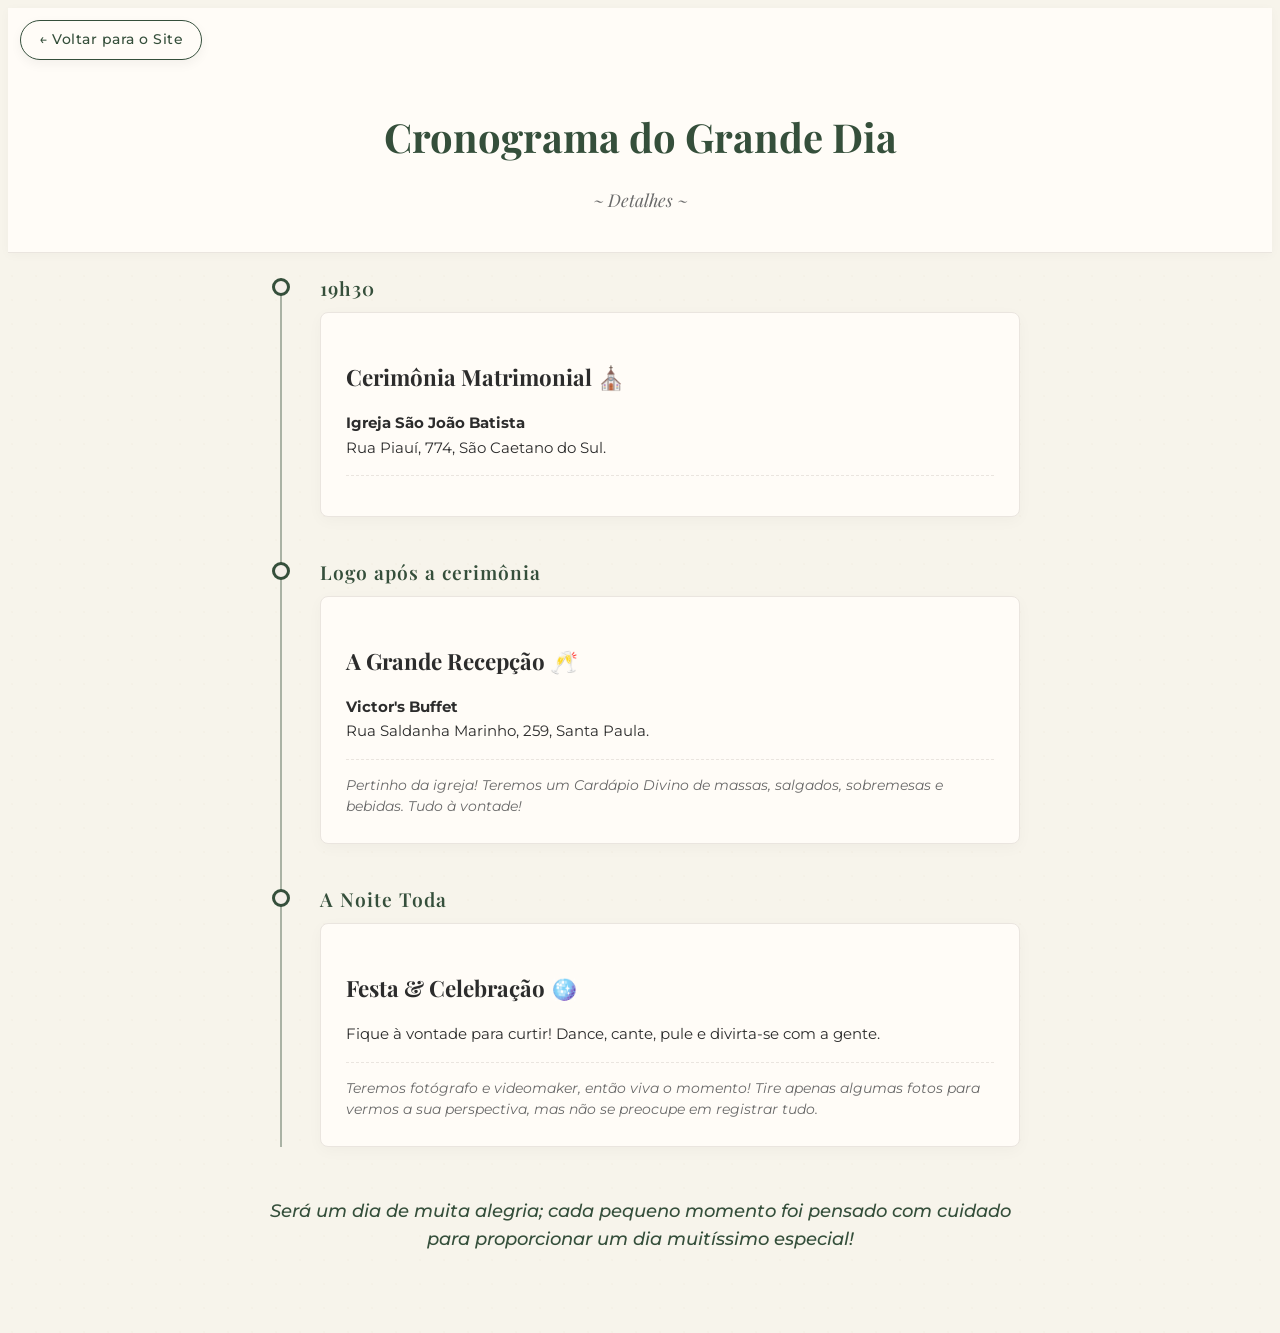
<file: cronograma.html>
<!DOCTYPE html>
<html lang="pt-BR">
<head>
    <meta charset="UTF-8">
    <meta name="viewport" content="width=device-width, initial-scale=1.0, maximum-scale=1.0, user-scalable=no">
    <title>Cronograma | Bianca & Bruno</title>
    <link href="https://fonts.googleapis.com/css2?family=Playfair+Display:ital,wght@0,400;0,600;1,400&family=Montserrat:wght@300;400;500;600&display=swap" rel="stylesheet">
    <link rel="stylesheet" href="css/style.css">
</head>
<body class="comic-body">

    <a href="index.html" class="btn-voltar">← Voltar para o Site</a>

    <header class="cronograma-header">
        <h1>Cronograma do Grande Dia</h1>
        <p class="cronograma-subtitle">~ Detalhes ~</p>
    </header>

    <div style="max-width: 800px; margin: 20px auto 80px; padding: 0 20px;">
        
        <ul class="timeline">
            
            <li>
                <div class="timeline-time">19h30</div>
                <div class="timeline-content">
                    <h3>Cerimônia Matrimonial ⛪</h3>
                    <p><strong>Igreja São João Batista</strong><br>Rua Piauí, 774, São Caetano do Sul.</p>
                    <p class="timeline-note"></p>
                </div>
            </li>

            <li>
                <div class="timeline-time">Logo após a cerimônia</div>
                <div class="timeline-content">
                    <h3>A Grande Recepção 🥂</h3>
                    <p><strong>Victor's Buffet</strong><br>Rua Saldanha Marinho, 259, Santa Paula.</p>
                    <p class="timeline-note">Pertinho da igreja! Teremos um Cardápio Divino de massas, salgados, sobremesas e bebidas. Tudo à vontade!</p>
                </div>
            </li>

            <li>
                <div class="timeline-time">A Noite Toda</div>
                <div class="timeline-content">
                    <h3>Festa & Celebração 🪩</h3>
                    <p>Fique à vontade para curtir! Dance, cante, pule e divirta-se com a gente.</p>
                    <p class="timeline-note">Teremos fotógrafo e videomaker, então viva o momento! Tire apenas algumas fotos para vermos a sua perspectiva, mas não se preocupe em registrar tudo.</p>
                </div>
            </li>

        </ul>

        <p style="margin-top: 50px; font-style: italic; text-align: center; color: var(--primary-color); font-weight: 500; font-size: 1.1rem;">
            Será um dia de muita alegria; cada pequeno momento foi pensado com cuidado para proporcionar um dia muitíssimo especial!
        </p>

    </div>

</body>
</html>
</file>
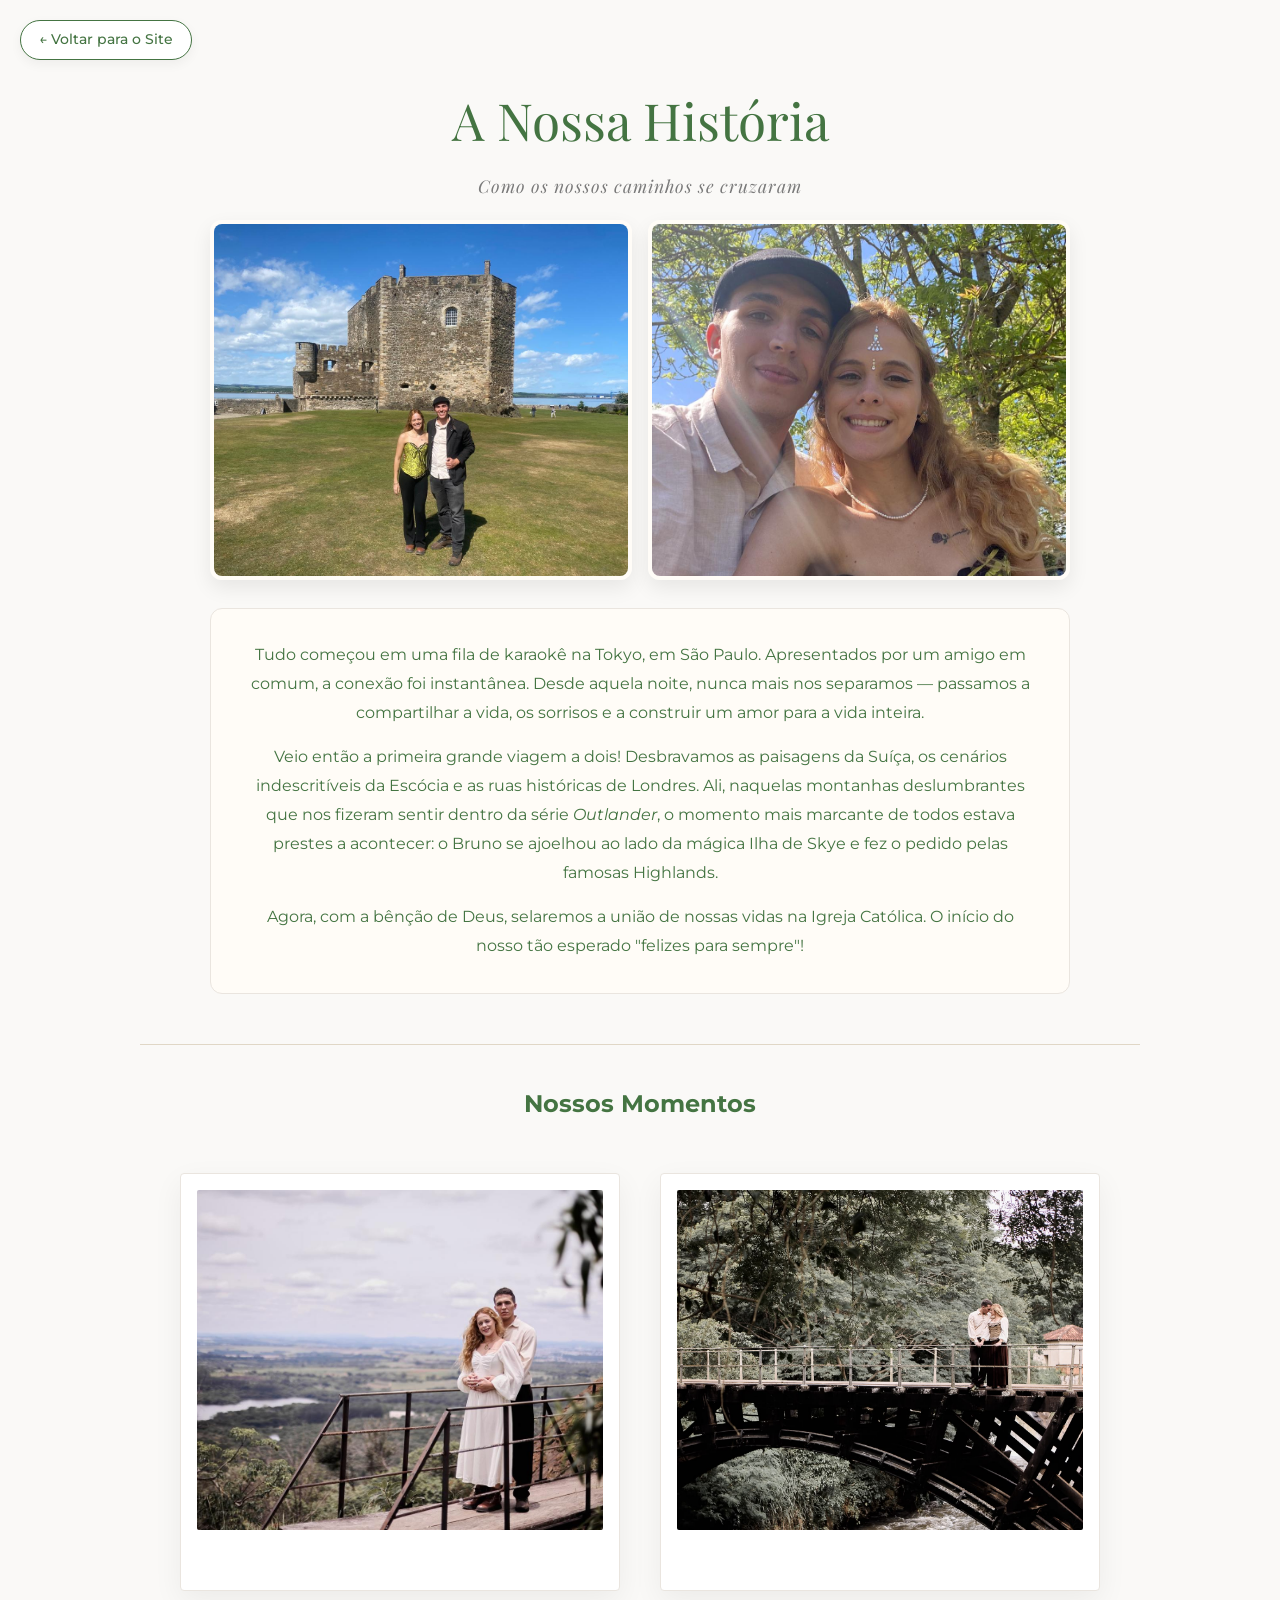
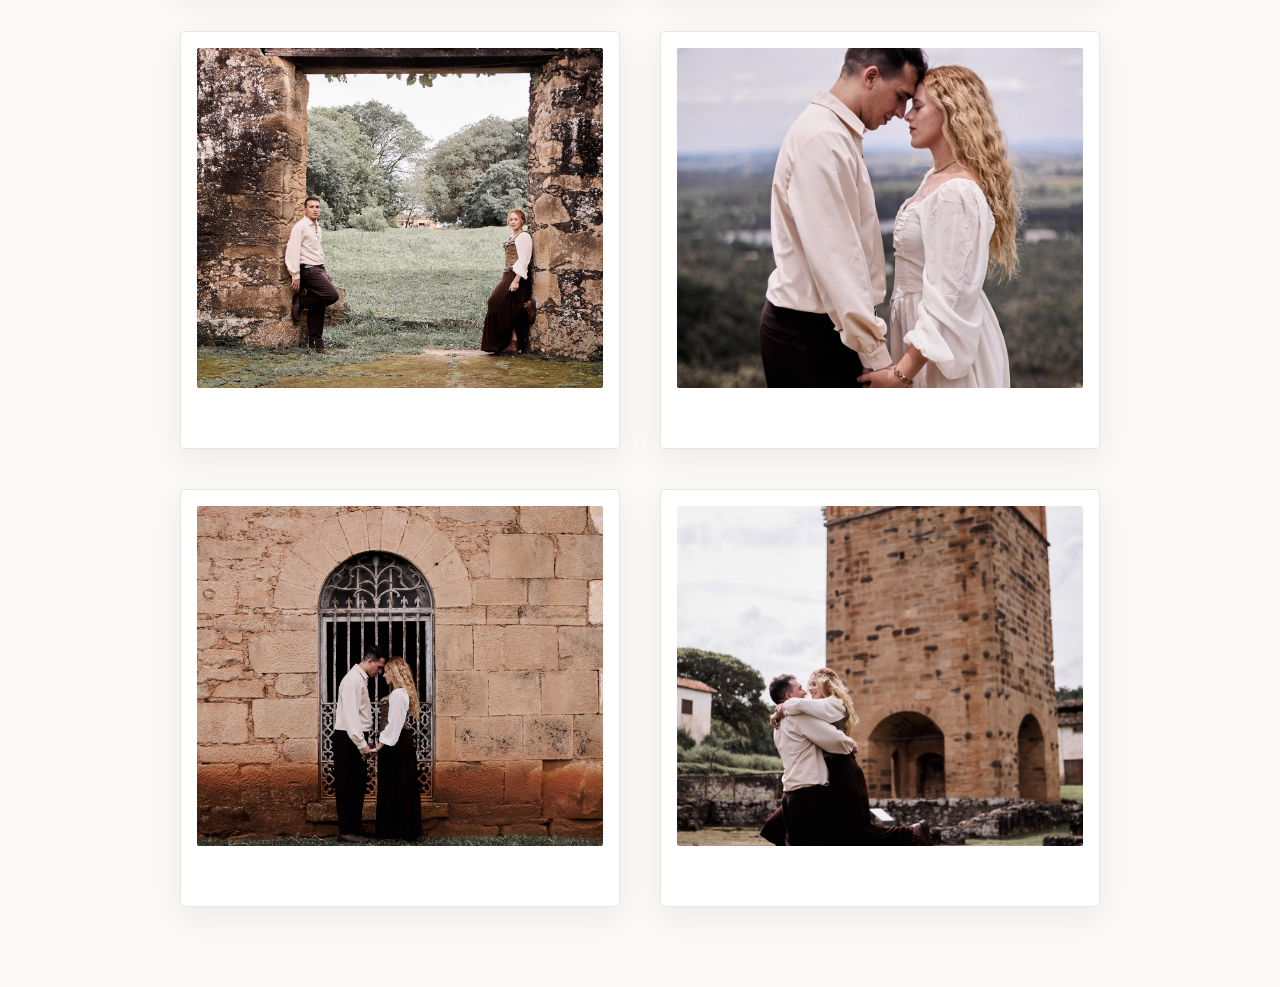
<file: historia.html>
<!DOCTYPE html>
<html lang="pt-BR">
<head>
    <meta charset="UTF-8">
    <meta name="viewport" content="width=device-width, initial-scale=1.0, maximum-scale=1.0, user-scalable=no">
    <title>Nossa História | Bianca & Bruno</title>
    <link href="https://fonts.googleapis.com/css2?family=Playfair+Display:ital,wght@0,400;0,600;1,400&family=Montserrat:wght@300;400;500;600&display=swap" rel="stylesheet">
    <style>
        :root {
            --primary-color: #447442; 
            --text-dark: #447442;
            --text-light: #7a7a7a;
            --white: #ffffff;
            --bg-color: #faf9f7;
            --font-title: 'Playfair Display', serif;
            --font-text: 'Montserrat', sans-serif;
        }
        
        * { margin: 0; padding: 0; box-sizing: border-box; }
        
        body { 
            font-family: var(--font-text); 
            background-color: var(--bg-color); 
            color: var(--text-dark); 
            line-height: 1.6; 
            position: relative;
        }
        
        .btn-voltar {
            position: absolute;
            top: 20px;
            left: 20px;
            text-decoration: none;
            color: var(--primary-color);
            background-color: var(--white);
            border: 1px solid var(--primary-color);
            padding: 8px 18px;
            border-radius: 25px;
            font-family: var(--font-text);
            font-size: 0.85rem;
            font-weight: 500;
            box-shadow: 0 4px 12px rgba(0, 0, 0, 0.05);
            transition: all 0.3s ease;
            display: inline-flex;
            align-items: center;
            gap: 6px;
            z-index: 1001;
            animation: btnVoltarPulse 2.5s infinite ease-in-out;
        }

        .btn-voltar:hover {
            background-color: var(--primary-color);
            color: var(--white);
            transform: translateY(-2px);
            box-shadow: 0 6px 15px rgba(0, 0, 0, 0.1);
        }

        @keyframes btnVoltarPulse {
            0%, 100% { opacity: 1; transform: scale(1); }
            50% { opacity: 0.65; transform: scale(1.03); }
        }

        .album-header {
            text-align: center;
            padding: 80px 20px 20px;
        }
        
        .album-header h1 {
            font-family: var(--font-title);
            font-size: 3.2rem;
            color: var(--primary-color);
            margin-bottom: 10px;
            font-weight: 400;
        }
        
        .album-header p {
            font-family: var(--font-title);
            color: var(--text-light);
            font-style: italic;
            font-size: 1.1rem;
            letter-spacing: 1px;
        }
        
        .album-grid {
            display: grid;
            grid-template-columns: repeat(auto-fit, minmax(320px, 1fr));
            gap: 40px;
            max-width: 1100px;
            margin: 50px auto 80px;
            padding: 0 20px;
        }
        
        .album-card {
            background: var(--white);
            padding: 16px 16px 35px 16px;
            border-radius: 4px;
            box-shadow: 0 10px 30px rgba(0,0,0,0.06);
            border: 1px solid #eae5df;
            display: flex;
            flex-direction: column;
            align-items: center;
            transition: transform 0.4s ease, box-shadow 0.4s ease;
        }
        
        .album-card:hover {
            transform: translateY(-8px);
            box-shadow: 0 15px 40px rgba(167, 149, 133, 0.15);
        }
        
        .album-photo {
            width: 100%;
            height: 340px;
            overflow: hidden;
            border-radius: 2px;
            margin-bottom: 25px;
            background-color: #f0ebe4;
        }

        .album-photo img {
            width: 100%;
            height: 100%;
            object-fit: cover;
            transition: transform 0.8s ease;
        }
        
        .album-card:hover .album-photo img {
            transform: scale(1.05);
        }
        
        .album-caption {
            font-family: var(--font-text);
            font-size: 0.92rem;
            color: var(--text-dark);
            text-align: center;
            line-height: 1.7;
            padding: 0 15px;
        }
        
        .album-caption strong {
            font-family: var(--font-title);
            font-size: 1.3rem;
            color: var(--primary-color);
            font-style: italic;
            font-weight: 600;
            display: block;
            margin-bottom: 8px;
        }

        @media (max-width: 768px) {
            .btn-voltar {
                position: static;
                display: inline-block;
                margin: 20px 0 0 20px;
            }
            .album-header {
                padding-top: 30px;
            }
            .album-header h1 {
                font-size: 2.4rem;
            }
            .album-photo {
                height: 300px;
            }
        }
    </style>
</head>
<body>

<nav>
        <a href="index.html" class="btn-voltar">← Voltar para o Site</a>
    </nav>

    <header class="album-header">
        <h1>A Nossa História</h1>
        <p>Como os nossos caminhos se cruzaram</p>
    </header>

    <!-- PARTE 1: Duas fotos novas lado a lado + Toda a história reunida -->
    <section class="historia-destaque">
        <div class="historia-fotos-dupla">
            <div class="historia-foto-box">
                <img src="img/bia-bru-scotland.jpeg" alt="Bianca e Bruno em frente ao castelo na Escócia">
            </div>
            <div class="historia-foto-box">
                <img src="img/eu-bruno.jpeg" alt="Selfie de Bianca e Bruno na viagem">
            </div>
        </div>

        <div class="historia-texto-completo">
            <p>
                Tudo começou em uma fila de karaokê na Tokyo, em São Paulo. Apresentados por um amigo em comum, a conexão foi instantânea. Desde aquela noite, nunca mais nos separamos — passamos a compartilhar a vida, os sorrisos e a construir um amor para a vida inteira.
            </p>
            <p>
                Veio então a primeira grande viagem a dois! Desbravamos as paisagens da Suíça, os cenários indescritíveis da Escócia e as ruas históricas de Londres. Ali, naquelas montanhas deslumbrantes que nos fizeram sentir dentro da série <em>Outlander</em>, o momento mais marcante de todos estava prestes a acontecer: o Bruno se ajoelhou ao lado da mágica Ilha de Skye e fez o pedido pelas famosas Highlands.
            </p>
            <p>
                Agora, com a bênção de Deus, selaremos a união de nossas vidas na Igreja Católica. O início do nosso tão esperado "felizes para sempre"!
            </p>
        </div>
    </section>

    <!-- PARTE 2: Seção separada apenas com as fotos -->
    <section class="galeria-separada">
        <h2 class="galeria-titulo">Nossos Momentos</h2>
        <div class="album-grid">
            <div class="album-card">
                <div class="album-photo">
                    <img src="img/vista-bia-bruno.jpeg" alt="O Encontro">
                </div>
            </div>

            <div class="album-card">
                <div class="album-photo">
                    <img src="img/presentes/1.jpeg" alt="Inseparáveis">
                </div>
            </div>

            <div class="album-card">
                <div class="album-photo">
                    <img src="img/presentes/9.jpeg" alt="Pelo Mundo">
                </div>
            </div>

            <div class="album-card">
                <div class="album-photo">
                    <img src="img/fotos-fotografo-bru-bia/10.jpeg" alt="Viagens">
                </div>
            </div>

            <div class="album-card">
                <div class="album-photo">
                    <img src="img/presentes/4.jpeg" alt="O Pedido">
                </div>
            </div>

            <div class="album-card">
                <div class="album-photo">
                    <img src="img/presentes/5.jpeg" alt="Para Sempre">
                </div>
            </div>
        </div>
    </section>

<style>
    .historia-destaque {
        max-width: 900px !important;
        margin: 0 auto 50px !important;
        padding: 0 20px !important;
    }

    .historia-fotos-dupla {
        display: flex !important;
        flex-direction: row !important;
        justify-content: center !important;
        align-items: stretch !important;
        gap: 16px !important;
        width: 100% !important;
        margin-bottom: 28px !important;
    }

    .historia-foto-box {
        flex: 1 1 50% !important;
        width: 50% !important;
        max-width: 50% !important;
        height: 360px !important;
        border-radius: 12px !important;
        overflow: hidden !important;
        box-shadow: 0 8px 20px rgba(0, 0, 0, 0.08) !important;
        border: 4px solid #fffcf7 !important;
    }

    .historia-foto-box img {
        width: 100% !important;
        height: 100% !important;
        object-fit: cover !important;
        display: block !important;
    }

    .historia-foto-box:last-child img {
        object-position: center 20% !important;
    }

    .historia-texto-completo {
        background-color: #fffcf7 !important;
        border: 1px solid #eae5df !important;
        border-radius: 12px !important;
        padding: 32px !important;
        text-align: center !important;
        line-height: 1.8 !important;
    }

    .historia-texto-completo p {
        margin-bottom: 16px !important;
    }

    .historia-texto-completo p:last-child {
        margin-bottom: 0 !important;
    }

    .galeria-separada {
        max-width: 1000px !important;
        margin: 0 auto 60px !important;
        padding: 40px 20px 0 !important;
        border-top: 1px solid #e0d7c6 !important;
    }

    .galeria-titulo {
        text-align: center !important;
        margin-bottom: 28px !important;
    }

    @media (max-width: 600px) {
        .historia-fotos-dupla {
            gap: 8px !important;
        }
        .historia-foto-box {
            height: 220px !important;
            border-width: 2px !important;
        }
    }
</style>    

</body>
</html>
</file>
<file: css/style.css>
*, *::before, *::after {
    box-sizing: border-box;
}

:root {
    --bg-color: #f7f4eb;          
    --primary-color: #354f3b;     
    --gold-accent: #b89753;       
    --text-dark: #2c2c2c;
    --text-light: #6a6a6a;
    --white: #fffcf7;             
    --font-title: 'Playfair Display', serif;
    --font-text: 'Montserrat', sans-serif;
}

body { 
    font-family: var(--font-text); 
    background-color: var(--bg-color); 
    color: var(--text-dark); 
    line-height: 1.6; 
    background-image: radial-gradient(circle, rgba(184, 151, 83, 0.03) 1px, transparent 1px);
    background-size: 24px 24px;
    overflow-x: hidden;
}

.save-date-marquee {
    background-color: transparent;
    border: none;
    box-shadow: none;
    padding: 0;
    color: var(--primary-color);
    letter-spacing: 5px;
    font-size: 0.9rem;
    font-weight: 500;
    text-transform: uppercase;
    margin-bottom: 12px;
    display: inline-block;
    animation: textPulse 2s infinite ease-in-out;
}

@keyframes textPulse {
    0%, 100% { opacity: 1; }
    50% { opacity: 0.35; }
}

header {
    background-color: var(--white);
    border-bottom: 1px solid #eae5df;
    position: sticky;
    top: 0;
    z-index: 1000;
    width: 100%;
    box-shadow: 0 2px 10px rgba(0,0,0,0.03);
}

.navbar {
    max-width: 1100px;
    margin: 0 auto;
    display: flex;
    justify-content: space-between;
    align-items: center;
    padding: 15px 20px;
}

.nav-logo {
    font-family: var(--font-title);
    font-size: 1.4rem;
    color: var(--primary-color);
    text-decoration: none;
    letter-spacing: 2px;
}

.nav-links {
    display: flex;
    list-style: none;
    gap: 25px;
    align-items: center;
}

.nav-links a {
    text-decoration: none;
    color: var(--text-dark);
    font-size: 0.85rem;
    text-transform: uppercase;
    letter-spacing: 1.5px;
    font-weight: 500;
    transition: color 0.3s ease;
}

.nav-links a:hover {
    color: var(--primary-color);
}

.menu-toggle {
    display: none; 
    cursor: pointer;
    flex-direction: column;
    gap: 5px;
    padding: 5px;
    background: none;
    border: none;
}

.menu-toggle .bar {
    width: 24px;
    height: 2px;
    background-color: var(--primary-color);
    display: block;
    transition: 0.3s ease;
}

@media (max-width: 768px) {
    .navbar {
        flex-direction: row;
        justify-content: space-between;
        align-items: center;
        padding: 15px 20px;
    }

    .menu-toggle {
        display: flex; 
    }

    .nav-links {
        display: none; 
        flex-direction: column;
        position: absolute;
        top: 100%;
        left: 0;
        width: 100%;
        background-color: var(--white);
        border-bottom: 1px solid #eee;
        padding: 20px 0;
        box-shadow: 0 10px 20px rgba(0,0,0,0.05);
        gap: 15px;
        text-align: center;
    }

    .nav-links.active {
        display: flex; 
    }

    .nav-links a {
        font-size: 0.95rem;
        padding: 10px 0;
        display: block;
    }
}

.hero {
    text-align: center;
    padding: 70px 20px 60px;
    min-height: 88vh;
    display: flex;
    flex-direction: column;
    align-items: center;
    justify-content: flex-start;
    background-color: #faf9f7;
    /* Véu claro no topo (céu) para o texto ficar legível; o casal aparece embaixo à direita */
    background-image:
        linear-gradient(to bottom, rgba(250, 249, 247, 0.88) 0%, rgba(250, 249, 247, 0.55) 30%, rgba(250, 249, 247, 0) 55%),
        url("../img/hero-bianca-bruno.jpeg");
    background-size: cover;
    background-position: 65% 70%;
    background-repeat: no-repeat;
}

.hero h3 { font-weight: 300; letter-spacing: 3px; font-size: 0.9rem; margin-bottom: 10px; }
.hero h1 { font-family: var(--font-title); font-size: 3.5rem; color: var(--primary-color); margin-bottom: 10px; }

@media (max-width: 768px) {
    .hero {
        min-height: 82vh;
        padding: 32px 16px 60px;
        justify-content: flex-start;
        background-position: 64% 92%;
        background-image:
            linear-gradient(to bottom, rgba(250, 249, 247, 0.92) 0%, rgba(250, 249, 247, 0.65) 26%, rgba(250, 249, 247, 0) 48%),
            url("../img/hero-bianca-bruno.jpeg");
    }

    .hero h3 {
        font-size: 0.8rem;
        margin-bottom: 6px;
    }

    .hero h1 {
        font-size: 2.35rem;
        line-height: 1.15;
        margin-bottom: 6px;
    }

    .hero .wedding-date {
        font-size: 1.25rem !important;
    }
}

.section-title { font-family: var(--font-title); font-size: 2.2rem; color: var(--primary-color); margin: 30px 0 15px; font-style: italic; text-align: center; }
.subtitle { text-align: center; font-size: 0.95rem; color: var(--text-light); max-width: 700px; margin: 0 auto 40px; padding: 0 20px;}

.couple-section { padding: 60px 20px; text-align: center; max-width: 800px; margin: 0 auto; }
.photos { display: flex; justify-content: center; gap: 20px; margin-bottom: 30px; flex-wrap: wrap; }
.photo-couple { width: 200px; height: 200px; border-radius: 50%; object-fit: cover; border: 4px solid var(--white); box-shadow: 0 4px 15px rgba(0,0,0,0.1); }

.oval-container {
    width: 100%;
    max-width: 400px;
    height: 350px;
    margin: 30px auto;
    overflow: hidden;
    border-radius: 100px / 50px;
    box-shadow: 0 10px 25px rgba(0,0,0,0.15);
    border: 4px solid var(--white);
    background-color: #f4efe9;
}

.couple-oval-img {
    width: 100%;
    height: 100%;
    object-fit: cover;
    display: block;
}

.btn-historia {
    display: inline-block;
    margin: 20px auto 0 auto;
    padding: 10px 26px;
    color: var(--primary-color);
    background-color: transparent;
    border: 1px solid var(--primary-color);
    border-radius: 25px;
    font-family: var(--font-text);
    font-size: 0.85rem;
    font-weight: 500;
    text-transform: uppercase;
    letter-spacing: 2px;
    text-decoration: none;
    transition: all 0.3s ease;
    box-shadow: 0 2px 10px rgba(0, 0, 0, 0.03);
}

.btn-historia:hover {
    background-color: var(--primary-color);
    color: var(--white);
    transform: translateY(-2px);
    box-shadow: 0 6px 15px rgba(0, 0, 0, 0.08);
}

.historia-texto, .couple-section p {
    font-family: 'Courier Prime', 'Courier New', Courier, monospace;
    font-size: 1.05rem;
    line-height: 1.8;
    color: #3e3e3e;
    letter-spacing: -0.3px;
}

.countdown-section {
    background-color: var(--primary-color);
    color: var(--white);
    text-align: center;
    padding: 50px 20px;
}

.countdown-section h2 {
    font-family: var(--font-title);
    font-size: 2rem;
    margin-bottom: 30px;
    font-style: italic;
    color: var(--white);
}

.timer {
    display: flex;
    justify-content: center;
    gap: 20px;
    flex-wrap: wrap;
}

.timer-box {
    background-color: var(--white);
    color: var(--primary-color);
    padding: 15px;
    border-radius: 8px;
    min-width: 90px;
    box-shadow: 0 4px 15px rgba(0,0,0,0.1);
}

.timer-box span {
    display: block; 
    font-size: 2rem;
    font-weight: bold;
    font-family: var(--font-title);
}

.timer-box p {
    font-size: 0.75rem;
    text-transform: uppercase;
    letter-spacing: 1px;
    margin-top: 5px;
}

.location-section {
    padding: 60px 20px;
    max-width: 1100px;
    margin: 0 auto;
    text-align: center;
}

.location-grid {
    display: grid;
    grid-template-columns: repeat(auto-fit, minmax(280px, 1fr));
    gap: 25px;
    margin-top: 30px;
}

.location-card {
    background-color: var(--white);
    border: 1px solid #eee;
    border-radius: 8px;
    padding: 30px 20px;
    box-shadow: 0 4px 15px rgba(0,0,0,0.03);
    display: flex;
    flex-direction: column;
    justify-content: center;
}

.location-card h3 {
    font-family: var(--font-title);
    color: var(--primary-color);
    font-size: 1.4rem;
    margin-bottom: 15px;
}

.location-card p {
    font-size: 0.95rem;
    color: var(--text-dark);
    margin-bottom: 8px;
}

.location-card .suggestion {
    font-size: 0.85rem;
    color: var(--text-light);
    font-style: italic;
    margin-top: 5px;
}

.map-links {
    display: flex;
    gap: 12px;
    justify-content: center;
    margin-top: 20px;
}

.btn-map {
    display: inline-block;
    padding: 6px 16px;
    font-size: 0.85rem;
    font-family: var(--font-text);
    color: var(--primary-color);
    background-color: transparent;
    border: 1px solid var(--primary-color);
    border-radius: 20px;
    text-decoration: none;
    transition: all 0.3s ease;
}

.btn-map:hover {
    background-color: var(--primary-color);
    color: var(--white);
    transform: translateY(-2px);
}

.btn-dresscode {
    display: inline-block;
    margin-top: 18px;
    padding: 6px 16px;          
    font-size: 0.85rem;
    font-family: var(--font-text);
    color: var(--primary-color);
    background-color: transparent;
    border: 1px solid var(--primary-color); 
    border-radius: 20px;       
    text-decoration: none;
    transition: all 0.3s ease;
}

.btn-dresscode:hover {
    background-color: var(--primary-color);
    color: var(--white);
    transform: translateY(-2px);
}

.gifts-section { max-width: 1100px; margin: 0 auto; padding: 40px 20px; }
.cart-header { display: flex; justify-content: space-between; align-items: center; background: #fff; padding: 15px 20px; border: 1px solid #ddd; border-radius: 8px; margin-bottom: 30px;}
.btn-cart { background: var(--primary-color); color: #fff; border: none; padding: 10px 20px; border-radius: 5px; cursor: pointer; font-weight: bold; font-size: 1rem;}

.gifts-grid { display: grid; grid-template-columns: repeat(auto-fill, minmax(240px, 1fr)); gap: 25px; }
.gift-card { border: 1px solid #eee; border-radius: 8px; padding: 20px; text-align: center; display: flex; flex-direction: column; background: #fff; transition: transform 0.2s;}
.gift-card:hover { transform: translateY(-5px); box-shadow: 0 10px 20px rgba(0,0,0,0.05); }
.gift-img { height: 150px; object-fit: contain; width: 100%; border-radius: 5px; margin-bottom: 20px; background: #f9f9f9; }
.gift-card h4 { font-weight: 500; font-size: 1rem; height: 45px; margin-bottom: 10px; color: var(--text-dark);}
.price { font-family: var(--font-title); font-weight: 600; font-size: 1.3rem; margin-bottom: 15px; color: var(--text-dark); }
.btn-presentear { background-color: #354f3b; color: var(--white); border: none; padding: 12px; border-radius: 5px; cursor: pointer; font-weight: 600; width: 100%; margin-top: auto; font-family: var(--font-text); font-size: 0.9rem;}

.rsvp-section { padding: 60px 20px; text-align: center; background-color: #faf9f7; }
.rsvp-form input { width: 100%; max-width: 400px; padding: 15px; margin-bottom: 15px; border: 1px solid #ddd; border-radius: 5px; font-family: var(--font-text);}
.btn-rsvp { background-color: var(--rosa-btn); color: var(--text-dark); border: none; padding: 15px 40px; border-radius: 25px; font-weight: 600; cursor: pointer; font-size: 1rem;}

.modal-overlay { position: fixed; top: 0; left: 0; width: 100%; height: 100%; background: rgba(0,0,0,0.6); display: none; justify-content: center; align-items: center; z-index: 2000; }
.modal { background: var(--white); width: 92%; max-width: 450px; border-radius: 10px; padding: 26px 20px; position: relative; max-height: 85vh; overflow-y: auto; box-sizing: border-box; }
.close-modal { position: absolute; top: 15px; right: 20px; font-size: 1.8rem; cursor: pointer; border: none; background: none; color: var(--text-light);}

.cart-items { margin: 20px 0; border-top: 1px solid #eee; padding-top: 15px;}
.cart-item { display: flex; justify-content: space-between; align-items: center; margin-bottom: 15px; font-size: 0.9rem; border-bottom: 1px dashed #eee; padding-bottom: 10px;}
.remove-btn { background: none; border: none; color: red; font-size: 0.8rem; text-decoration: underline; cursor: pointer; margin-top: 5px;}
.cart-total { font-family: var(--font-title); font-size: 1.5rem; font-weight: 600; text-align: right; margin-bottom: 20px; color: var(--primary-color); }

.btn-checkout { background: var(--primary-color); color: var(--white); border: none; padding: 15px; width: 100%; border-radius: 5px; font-size: 1.05rem; cursor: pointer; font-weight: bold; font-family: var(--font-text); box-sizing: border-box; }
.pix-box { display: none; background: #f9f9f9; padding: 45px 16px 20px; border-radius: 8px; text-align: center; margin-top: 20px; border: 1px solid #ddd; position: relative; box-sizing: border-box; }
.pix-key { background: #fff; border: 1px dashed #ccc; padding: 14px; margin: 15px 0; font-weight: bold; word-break: break-all; font-size: 1.05rem; color: #333; box-sizing: border-box; }

.btn-voltar-pix {
    position: absolute;
    top: 12px;
    left: 12px;
    background-color: transparent;
    border: 1px solid var(--primary-color);
    color: var(--primary-color);
    font-family: var(--font-text);
    font-size: 0.8rem;
    padding: 5px 14px;
    border-radius: 20px;
    cursor: pointer;
    font-weight: 500;
    transition: all 0.3s ease;
    z-index: 10;
}

.btn-voltar-pix:hover {
    background-color: var(--primary-color);
    color: var(--white);
    transform: translateY(-1px);
}

.cronograma-section {
    padding: 60px 20px;
    background-color: #faf9f7;
}

.cronograma-box {
    max-width: 800px;
    margin: 0 auto;
    text-align: left;
    background: var(--white);
    padding: 40px;
    border-radius: 8px;
    box-shadow: 0 4px 15px rgba(0,0,0,0.03);
    border: 1px solid #eae5df;
    font-size: 0.98rem;
    color: var(--text-dark);
    line-height: 1.8;
}

@media (max-width: 768px) {
    .cronograma-box { padding: 20px; }
}

.site-footer {
    text-align: center;
    padding: 60px 20px;
    background-color: #faf9f7;
    border-top: 1px solid #eae5df;
    margin-top: 40px;
}

.timeline {
    list-style: none;
    padding: 0;
    margin: 0;
    position: relative;
}

.timeline::before {
    content: '';
    position: absolute;
    top: 10px;
    bottom: 0;
    left: 20px;
    width: 2px;
    background: var(--primary-color);
    opacity: 0.4;
}

.timeline li {
    position: relative;
    margin-bottom: 40px;
    padding-left: 60px; 
}

.timeline li:last-child {
    margin-bottom: 0;
}

.timeline li::before {
    content: '';
    position: absolute;
    left: 12px;
    top: 5px;
    width: 18px;
    height: 18px;
    background: #f4efe9;
    border: 3px solid var(--primary-color);
    border-radius: 50%;
    transition: transform 0.3s ease, background 0.3s ease;
    z-index: 2;
}

.timeline li:hover::before {
    transform: scale(1.3);
    background: var(--primary-color);
}

.timeline li:hover .timeline-content {
    transform: translateY(-5px);
    box-shadow: 0 10px 25px rgba(0,0,0,0.08);
    border-color: var(--primary-color);
}

.timeline-time {
    font-family: var(--font-title);
    color: var(--primary-color);
    font-size: 1.2rem;
    font-weight: 600;
    margin-bottom: 8px;
    letter-spacing: 1px;
}

.timeline-content {
    background: var(--white);
    border: 1px solid #eae5df;
    border-radius: 8px;
    padding: 25px;
    box-shadow: 0 4px 15px rgba(0,0,0,0.03);
    transition: all 0.3s ease;
}

.timeline-content h3 {
    font-family: var(--font-title);
    color: var(--text-dark);
    font-size: 1.4rem;
    margin-bottom: 12px;
}

.timeline-content p {
    font-size: 0.95rem;
    color: var(--text-dark);
    margin-bottom: 15px;
    line-height: 1.6;
}

.timeline-note {
    font-style: italic;
    color: var(--text-light) !important;
    font-size: 0.85rem !important;
    margin-bottom: 0 !important;
    padding-top: 15px;
    border-top: 1px dashed #eae5df;
}

.btn-voltar {
    position: absolute;
    top: 20px;
    left: 20px;
    text-decoration: none;
    color: var(--primary-color);
    background-color: var(--white);
    border: 1px solid var(--primary-color);
    padding: 8px 18px;
    border-radius: 25px; 
    font-family: var(--font-text);
    font-size: 0.85rem;
    font-weight: 500;
    letter-spacing: 0.5px;
    box-shadow: 0 4px 12px rgba(0, 0, 0, 0.05);
    transition: all 0.3s ease;
    display: inline-flex;
    align-items: center;
    gap: 6px;
    z-index: 1001;
    animation: btnVoltarPulse 2.5s infinite ease-in-out;
}

.btn-voltar:hover {
    background-color: var(--primary-color);
    color: var(--white);
    transform: translateY(-2px);
    box-shadow: 0 6px 15px rgba(0, 0, 0, 0.1);
    opacity: 1; 
}

@keyframes btnVoltarPulse {
    0%, 100% {
        opacity: 1;
        transform: scale(1);
    }
    50% {
        opacity: 0.55; 
        transform: scale(1.04);
    }
}

.cronograma-header {
    text-align: center;
    padding-top: 70px;
    padding-bottom: 20px;
    padding-left: 20px;
    padding-right: 20px;
}

.cronograma-header h1 {
    font-family: var(--font-title);
    font-size: 2.5rem;
    color:#354f3b;
    margin-bottom: 8px;
}

.cronograma-subtitle {
    font-family: var(--font-title);
    font-style: italic;
    color: var(--text-light);
    font-size: 1.1rem;
}

.gifts-intro-card {
    max-width: 750px;
    margin: 0 auto 40px auto;
    text-align: center;
    background-color: #faf9f7;
    padding: 35px 30px;
    border-radius: 12px;
    border: 1px solid #eae5df;
    box-shadow: 0 4px 15px rgba(0, 0, 0, 0.02);
}

.gifts-intro-card .section-title {
    margin-top: 0;
    margin-bottom: 15px;
}

.gifts-main-text {
    font-size: 0.98rem;
    color: var(--text-dark);
    line-height: 1.7;
    margin-bottom: 25px;
    font-family: var(--font-text);
}

.gifts-badge-info {
    background-color: var(--white);
    border: 1px dashed var(--primary-color);
    padding: 18px 25px;
    border-radius: 8px;
    display: inline-block;
    max-width: 600px;
}

.cart-bar {
    max-width: 750px;
    margin: 0 auto 40px auto;
    background-color: #fcf9f2;
    border: 1px solid #e0d7c6;
    border-radius: 8px;
    padding: 15px 25px;
    display: flex;
    justify-content: space-between;
    align-items: center;
    box-shadow: 0 4px 15px rgba(0, 0, 0, 0.03);
}

.cart-bar-info {
    display: flex;
    align-items: center;
    gap: 10px;
    font-family: var(--font-text);
    font-size: 0.95rem;
    color: var(--text-dark);
}

.btn-ver-carrinho {
    background-color: var(--primary-color);
    color: var(--white);
    border: none;
    padding: 10px 14px;
    border-radius: 6px;
    font-family: var(--font-text);
    font-weight: 600;
    font-size: 0.85rem;
    letter-spacing: 0.5px;
    cursor: pointer;
    transition: all 0.3s ease;
    box-shadow: 0 2px 8px rgba(167, 149, 133, 0.2);
}

.btn-ver-carrinho:hover {
    background-color: #8c7a6b;
    transform: translateY(-1px);
}

.badge-title {
    font-family: var(--font-title);
    color: var(--primary-color);
    font-size: 1rem;
    font-style: italic;
    display: block;
    margin-bottom: 6px;
    font-weight: 600;
}

.gifts-badge-info p {
    font-size: 0.88rem;
    color: var(--text-light);
    margin: 0;
    line-height: 1.5;
    font-family: var(--font-text);
}

.rsvp-section {
    padding: 85px 16px 70px;
    background-color: #faf9f7;
    display: flex;
    justify-content: center;
}

.rsvp-envelope-card {
    background-color: #fcf9f2; 
    border: 2px solid #e0d7c6;
    outline: 1px solid #e0d7c6;
    outline-offset: -8px; 
    border-radius: 12px;
    padding: 55px 32px 40px;
    max-width: 650px;
    width: 100%;
    text-align: center;
    position: relative;
    box-shadow: 0 10px 30px rgba(0, 0, 0, 0.05);
    margin-top: 40px;
    box-sizing: border-box;
}

.wax-seal-wrapper {
    position: absolute;
    top: -40px;
    left: 50%;
    transform: translateX(-50%);
    z-index: 10;
}

.realistic-wax-seal {
    width: 75px;
    height: 75px;
    background: radial-gradient(circle at 35% 30%, #bd1f24 0%, #8f0d11 60%, #520507 100%);
    border-radius: 48% 52% 55% 45% / 51% 45% 55% 49%;
    box-shadow: 
        0 6px 12px rgba(0,0,0,0.15), 
        inset 2px 2px 5px rgba(255,255,255,0.3), 
        inset -3px -3px 6px rgba(0,0,0,0.4); 
    display: flex;
    align-items: center;
    justify-content: center;
    position: relative;
    transform: rotate(-3deg);
}

.realistic-wax-seal::before {
    content: '';
    position: absolute;
    width: 52px;
    height: 52px;
    border-radius: 50%;
    background: transparent;
    box-shadow: 
        inset 3px 3px 6px rgba(0,0,0,0.6), 
        1px 1px 2px rgba(255,255,255,0.1); 
}

.wax-letters {
    position: relative;
    z-index: 2;
    font-family: 'Playfair Display', Georgia, serif;
    font-size: 22px;
    font-weight: 700;
    color: #8f0d11; 
    text-shadow: 
        -1px -1px 1px rgba(0, 0, 0, 0.7), 
        1px 1px 1px rgba(255, 255, 255, 0.25); 
    letter-spacing: 1px;
}

.rsvp-title-pen {
    font-family: 'Playfair Display', Georgia, 'Times New Roman', serif !important;
    font-size: 2.8rem !important;
    color: var(--primary-color) !important;
    font-weight: 600 !important;
    font-style: italic !important;
    margin-top: 15px !important;
    margin-bottom: 5px !important;
    line-height: 1.2;
}

.rsvp-subtitle {
    font-family: var(--font-title);
    font-style: italic;
    color: var(--text-light);
    font-size: 0.95rem;
    margin-bottom: 30px;
}

.rsvp-form {
    display: flex;
    flex-direction: column;
    align-items: center;
    gap: 20px;
}

.input-group {
    width: 100%;
    max-width: 480px;
    text-align: left;
}

.rsvp-label {
    display: block;
    font-family: var(--font-text);
    font-size: 0.85rem;
    color: var(--text-dark);
    margin-bottom: 8px;
    font-weight: 500;
}

.rsvp-input {
    width: 100%;
    max-width: 100%;
    box-sizing: border-box;
    padding: 12px 14px;
    border: 1px solid #c9beae;
    border-radius: 6px;
    background-color: var(--white);
    font-family: var(--font-text);
    font-size: 0.95rem;
    color: var(--text-dark);
}

.rsvp-input:focus {
    outline: none;
    border-color: var(--primary-color);
    box-shadow: 0 0 0 3px rgba(167, 149, 133, 0.2);
}

.btn-rsvp {
    background-color: var(--primary-color) !important;
    color: var(--white) !important;
    border: none;
    padding: 14px 38px;
    border-radius: 25px;
    font-family: var(--font-text);
    font-weight: 600;
    font-size: 0.9rem;
    letter-spacing: 1.5px;
    text-transform: uppercase;
    cursor: pointer;
    box-shadow: 0 4px 15px rgba(167, 149, 133, 0.25);
    transition: all 0.3s ease;
}

.btn-rsvp:hover {
    background-color: #8c7a6b !important;
    transform: translateY(-2px);
}

@media (max-width: 768px) {
    .rsvp-title-pen {
        font-size: 2rem !important;
    }
    .rsvp-envelope-card {
        padding: 45px 18px 28px;
    }
    .rsvp-input,
    .reserva-input {
        padding: 11px 12px;
        font-size: 16px;
    }
}

.palette-container {
    display: flex;
    justify-content: center;
    align-items: center;
    gap: 12px;
    margin-top: 15px;
}

.color-dot {
    width: 32px;
    height: 32px;
    border-radius: 50%;
    border: 2px solid var(--white);
    box-shadow: 0 4px 10px rgba(0, 0, 0, 0.12);
    transition: transform 0.3s ease, box-shadow 0.3s ease;
    cursor: pointer;
}

.color-dot:hover {
    transform: scale(1.15);
    box-shadow: 0 6px 15px rgba(0, 0, 0, 0.18);
}

.btn-whatsapp-comprovante {
    background-color: transparent;
    color: #25D366;
    border: 1px solid #25D366;
    padding: 14px;
    width: 100%;
    border-radius: 5px;
    font-size: 1.05rem;
    cursor: pointer;
    font-weight: bold;
    font-family: var(--font-text);
    margin-top: 12px;
    transition: all 0.3s ease;
}

.btn-whatsapp-comprovante:hover {
    background-color: #25D366;
    color: var(--white);
    transform: translateY(-2px);
    box-shadow: 0 6px 15px rgba(37, 211, 102, 0.2);
}

/* ===== Presentes na Amazon (reserva via Supabase) ===== */
.amazon-gifts { margin-top: 50px; }
.amazon-intro { text-align: center; max-width: 700px; margin: 0 auto 12px; color: var(--text-light); line-height: 1.6; font-size: 0.95rem; }
.amazon-dica { font-size: 0.85rem; margin-bottom: 30px; }
.amazon-dica a { color: var(--primary-color); font-weight: 600; }
.amazon-msg { grid-column: 1 / -1; text-align: center; color: var(--text-light); padding: 20px 0; }

.amazon-gift-img { position: relative; display: flex; align-items: center; justify-content: center; font-size: 3.5rem; overflow: hidden; }
.amazon-gift-img img { width: 100%; height: 100%; object-fit: contain; }
.amazon-gift-nome { display: -webkit-box; -webkit-line-clamp: 2; -webkit-box-orient: vertical; overflow: hidden; height: auto !important; min-height: 2.6em; line-height: 1.3; }

.amazon-acoes { display: flex; flex-direction: column; gap: 8px; margin-top: auto; }
.btn-amazon { display: block; text-decoration: none; text-align: center; border: 1px solid var(--primary-color); color: var(--primary-color); padding: 11px; border-radius: 5px; font-weight: 600; font-size: 0.9rem; font-family: var(--font-text); transition: background-color 0.2s, color 0.2s; }
.btn-amazon:hover { background-color: var(--primary-color); color: var(--white); }

.gift-card--reservado { background: #f3f3f1; }
.gift-card--reservado:hover { transform: none; box-shadow: none; }
.gift-card--reservado .gift-img img { filter: grayscale(100%); opacity: 0.45; }
.gift-card--reservado h4, .gift-card--reservado .price { color: var(--text-light); }
.selo-reservado { position: absolute; top: 50%; left: 50%; transform: translate(-50%, -50%) rotate(-6deg); background: var(--primary-color); color: var(--white); padding: 6px 14px; border-radius: 20px; font-size: 0.8rem; font-weight: 600; white-space: nowrap; font-family: var(--font-text); }

.reserva-titulo { font-family: var(--font-title); color: var(--primary-color); font-size: 1.5rem; margin-bottom: 15px; }
.reserva-texto { font-family: var(--font-text); font-size: 0.95rem; color: var(--text-dark); margin-bottom: 20px; line-height: 1.5; }
.reserva-input { width: 100%; max-width: 100%; box-sizing: border-box; padding: 12px 14px; border: 1px solid #ddd; border-radius: 5px; font-family: var(--font-text); font-size: 1rem; }
.reserva-erro { color: #b3261e; font-size: 0.85rem; min-height: 1.2em; margin: 8px 0 15px; }
.reserva-botoes { display: flex; gap: 12px; justify-content: center; flex-wrap: wrap; }
.btn-reserva-primario, .btn-reserva-secundario { padding: 12px 24px; border-radius: 25px; font-weight: 600; cursor: pointer; font-size: 0.85rem; font-family: var(--font-text); }
.btn-reserva-primario { background-color: var(--primary-color); color: var(--white); border: none; }
.btn-reserva-primario:disabled { opacity: 0.6; cursor: wait; }
.btn-reserva-secundario { background-color: transparent; color: var(--primary-color); border: 1px solid var(--primary-color); }
.gift-card--reservado .gift-img { position: relative; }

/* ===== Wizard de confirmação de presença ===== */
.wizard { text-align: left; max-width: 520px; width: 100%; margin: 0 auto; box-sizing: border-box; }
.wizard .rsvp-label { margin-top: 14px; }
.wizard .rsvp-input { margin-bottom: 4px; width: 100%; max-width: 100%; box-sizing: border-box; }

.wiz-progresso { list-style: none; display: flex; justify-content: space-between; gap: 6px; margin: 0 0 28px; padding: 0; counter-reset: none; }
.wiz-progresso li { flex: 1; display: flex; flex-direction: column; align-items: center; gap: 6px; position: relative; }
.wiz-progresso li:not(:last-child)::after { content: ""; position: absolute; top: 14px; left: calc(50% + 18px); right: calc(-50% + 18px); height: 1px; background: #d8cfbf; }
.wiz-bolinha { width: 28px; height: 28px; border-radius: 50%; border: 1px solid #c9beae; display: flex; align-items: center; justify-content: center; font-size: 0.8rem; font-weight: 600; color: var(--text-light); background: var(--white); font-family: var(--font-text); }
.wiz-rotulo { font-size: 0.7rem; color: var(--text-light); font-family: var(--font-text); text-align: center; }
.wiz-progresso li.atual .wiz-bolinha { background: var(--primary-color); border-color: var(--primary-color); color: var(--white); }
.wiz-progresso li.atual .wiz-rotulo { color: var(--primary-color); font-weight: 600; }
.wiz-progresso li.feito .wiz-bolinha { border-color: var(--primary-color); color: var(--primary-color); }

.wiz-titulo { font-family: var(--font-title); color: var(--primary-color); font-size: 1.4rem; margin-bottom: 6px; }
.wiz-ajuda { font-size: 0.88rem; color: var(--text-light); line-height: 1.5; margin-bottom: 10px; }
.wiz-vazio { font-size: 0.88rem; color: var(--text-light); font-style: italic; text-align: center; padding: 14px 0; }
.wiz-erro { color: #b3261e; font-size: 0.85rem; min-height: 1.2em; margin-top: 12px; text-align: center; font-family: var(--font-text); }

.wiz-consentimento { display: flex; gap: 10px; align-items: flex-start; margin-top: 18px; font-size: 0.82rem; color: var(--text-dark); line-height: 1.45; cursor: pointer; font-family: var(--font-text); }
.wiz-consentimento input { margin-top: 3px; accent-color: var(--primary-color); width: 16px; height: 16px; flex-shrink: 0; }

.wiz-botoes { display: flex; gap: 10px; justify-content: flex-end; flex-wrap: wrap; margin-top: 24px; }
.wiz-botoes .btn-rsvp { padding: 12px 26px; }
.btn-rsvp:disabled { opacity: 0.5; cursor: not-allowed; transform: none; }
.wiz-btn-secundario { background: transparent; color: var(--primary-color); border: 1px solid var(--primary-color); padding: 11px 20px; border-radius: 25px; font-family: var(--font-text); font-weight: 600; font-size: 0.82rem; cursor: pointer; }
.wiz-btn-secundario:disabled { opacity: 0.5; cursor: not-allowed; }
.wiz-link { background: none; border: none; color: var(--text-light); text-decoration: underline; font-size: 0.8rem; cursor: pointer; margin-top: 8px; font-family: var(--font-text); }

.wiz-lista-pessoas { list-style: none; padding: 0; margin: 10px 0; display: flex; flex-direction: column; gap: 8px; }
.wiz-lista-pessoas li { display: flex; justify-content: space-between; align-items: center; gap: 10px; background: var(--white); border: 1px solid #e0d7c6; border-radius: 8px; padding: 10px 14px; }
.wiz-lista-pessoas li div { display: flex; flex-direction: column; min-width: 0; }
.wiz-lista-pessoas strong { font-size: 0.92rem; color: var(--text-dark); overflow-wrap: anywhere; }
.wiz-lista-pessoas span { font-size: 0.78rem; color: var(--text-light); }
.wiz-remover { background: none; border: none; color: #b3261e; font-size: 0.8rem; cursor: pointer; flex-shrink: 0; font-family: var(--font-text); }

.wiz-add { display: flex; flex-direction: column; gap: 8px; margin-top: 14px; padding: 14px; border: 1px dashed #c9beae; border-radius: 8px; }
.wiz-add .wiz-btn-secundario { align-self: flex-start; }

.wiz-abas { display: flex; gap: 6px; margin: 10px 0 14px; border-bottom: 1px solid #e0d7c6; }
.wiz-abas button { background: none; border: none; padding: 8px 16px; font-family: var(--font-text); font-size: 0.88rem; color: var(--text-light); cursor: pointer; border-bottom: 2px solid transparent; margin-bottom: -1px; }
.wiz-abas button.ativa { color: var(--primary-color); border-bottom-color: var(--primary-color); font-weight: 600; }

.wiz-presentes { display: grid; grid-template-columns: repeat(auto-fill, minmax(130px, 1fr)); gap: 10px; max-height: 420px; overflow-y: auto; padding: 2px; }
.wiz-presente { display: flex; flex-direction: column; align-items: center; gap: 6px; background: var(--white); border: 1px solid #e0d7c6; border-radius: 8px; padding: 10px 8px; cursor: pointer; font-family: var(--font-text); text-align: center; transition: border-color 0.2s, box-shadow 0.2s; }
.wiz-presente:hover { border-color: var(--primary-color); }
.wiz-presente.selecionado { border: 2px solid var(--primary-color); box-shadow: 0 0 0 3px rgba(53, 79, 59, 0.12); padding: 9px 7px; }
.wiz-presente-img { width: 100%; height: 80px; display: flex; align-items: center; justify-content: center; font-size: 2.2rem; }
.wiz-presente-img img { max-width: 100%; max-height: 100%; object-fit: contain; }
.wiz-presente-nome { font-size: 0.75rem; color: var(--text-dark); line-height: 1.3; display: -webkit-box; -webkit-line-clamp: 2; -webkit-box-orient: vertical; overflow: hidden; }
.wiz-presente-preco { font-size: 0.8rem; font-weight: 600; color: var(--primary-color); }

.wiz-detalhe { margin-top: 16px; padding: 16px; background: var(--white); border: 1px solid var(--primary-color); border-radius: 8px; display: flex; flex-direction: column; gap: 10px; font-size: 0.9rem; }
.wiz-detalhe .pix-key { margin: 0; }
.wiz-detalhe .wiz-btn-secundario, .wiz-detalhe .wiz-link { align-self: flex-start; }

.wiz-tag { display: inline-block; font-size: 0.7rem; padding: 2px 8px; border-radius: 10px; background: var(--primary-color); color: var(--white); margin-left: 6px; vertical-align: middle; }
.wiz-resumo-presente { font-size: 0.9rem; margin-top: 14px; color: var(--text-dark); }
.wiz-sucesso { text-align: center; padding: 10px 0; }
.wiz-sucesso .pix-key { margin: 10px auto 0; }

@media (max-width: 480px) {
    .wiz-rotulo { font-size: 0.62rem; }
    .wiz-botoes { justify-content: stretch; }
    .wiz-botoes button { flex: 1; }
}
</file>
